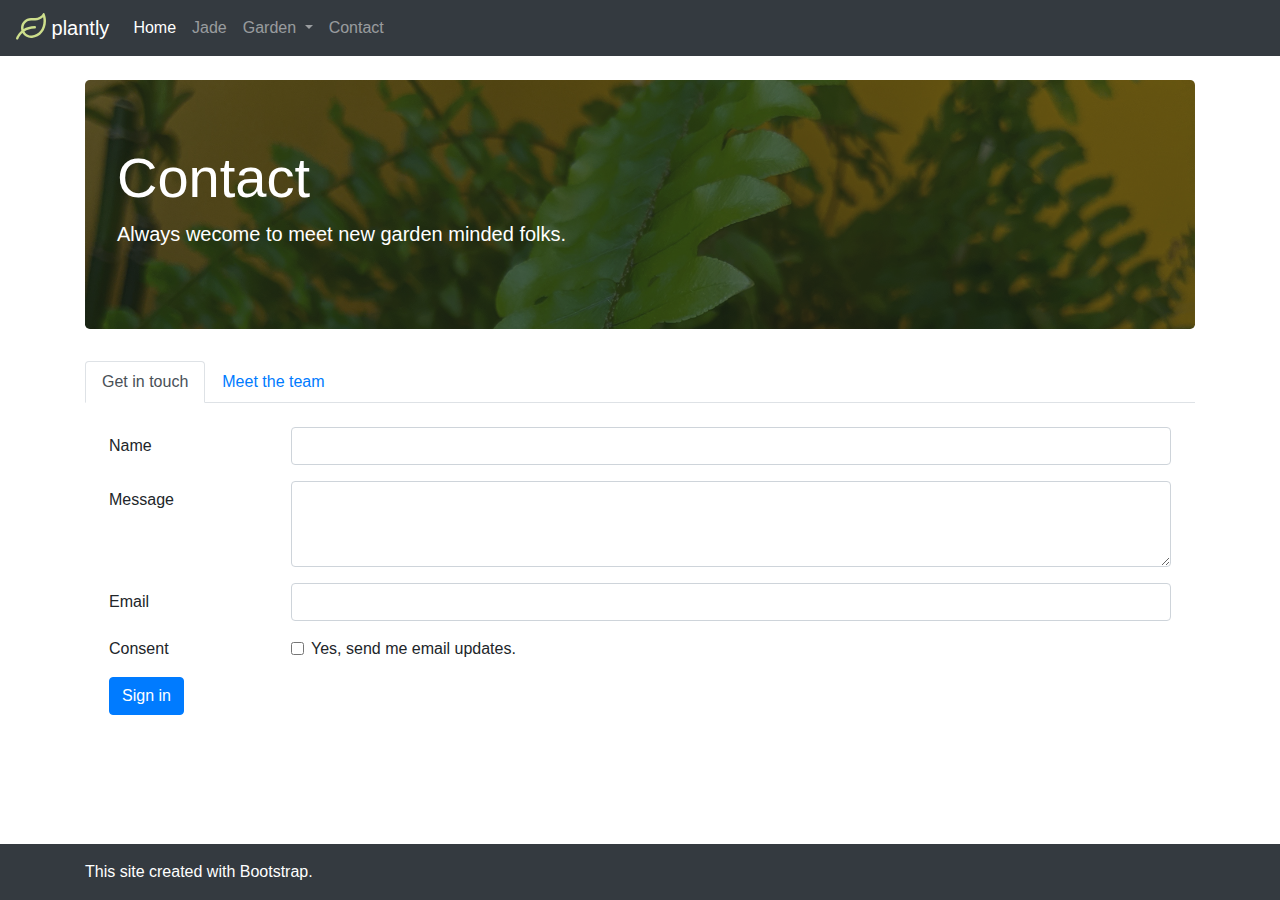
<file: contact.html>
<!doctype html>
<html lang="en" class="h-100">
<head>
  <meta charset="utf-8">
  <meta name="viewport" content="width=device-width, initial-scale=1, shrink-to-fit=no">
  <title>contact</title>
  <link rel="icon" href="img/leaf.png" type="image/x-icon" />

  <!-- Bootstrap CSS -->
  <!-- see also: https://getbootstrap.com/docs/4.5/getting-started/download/ -->
  <link href="css/bootstrap.min.css" rel="stylesheet">

  <!-- Custom styles -->
  <link href="css/styles.css" rel="stylesheet">
</head>
<body id="contact" class="d-flex flex-column h-100">

  <!-- Insert Bootstrap Nav Bar here -->
  <!-- https://getbootstrap.com/docs/4.5/components/navbar/ -->

  <nav class="navbar navbar-expand-lg navbar-dark bg-dark">

    <a class="navbar-brand" href="#">
       <svg style="fill: #cdde8c;" xmlns="http://www.w3.org/2000/svg" width="30" viewBox="0 0 576 512" class="d-inline-block align-top"><path d="M546.2 9.7c-2.9-6.5-8.6-9.7-14.3-9.7-5.3 0-10.7 2.8-14 8.5C486.9 62.4 431.4 96 368 96h-80C182 96 96 182 96 288c0 17.8 2.6 34.9 7.1 51.2C29 403.7 1.8 478.8 1.3 480.2c-4.3 12.5 2.3 26.2 14.8 30.5 14 4.8 26.7-3.8 30.5-14.8.4-1.1 21-57.5 76.3-110.1C160.5 449 231.5 487 308.4 478.9 465.5 467.5 576 326.7 576 154.3c0-50.2-10.8-102.2-29.8-144.6zM303.4 431.2c-86.1 9.1-130.6-54.5-142.2-76.5 47.4-32.9 112-58.7 198.9-58.7 13.2 0 24-10.8 24-24s-10.8-24-24-24c-91.3 0-161.1 25.5-214 59.4-.9-6.4-2-12.8-2-19.4 0-79.4 64.6-144 144-144h80c57.9 0 111.6-22 152-60.9 5.2 23.2 8 47.5 8 71.2-.1 151-93.9 267.4-224.7 276.9z"/></svg>
       plantly
     </a>

    <button class="navbar-toggler" type="button" data-toggle="collapse" data-target="#navbarSupportedContent" aria-controls="navbarSupportedContent" aria-expanded="false" aria-label="Toggle navigation">
      <span class="navbar-toggler-icon"></span>
    </button>

    <div class="collapse navbar-collapse" id="navbarSupportedContent">
      <ul class="navbar-nav mr-auto">
        <li class="nav-item active">
          <a class="nav-link" href="index.html">Home <span class="sr-only">(current)</span></a>
        </li>
        <li class="nav-item">
          <a class="nav-link" href="jade.html">Jade</a>
        </li>
        <li class="nav-item dropdown">
          <a class="nav-link dropdown-toggle" href="#" id="navbarDropdown" role="button" data-toggle="dropdown" aria-haspopup="true" aria-expanded="false">
            Garden
          </a>
          <div class="dropdown-menu" aria-labelledby="navbarDropdown">
            <a class="dropdown-item" href="fern.html">Fern</a>
            <a class="dropdown-item" href="snake.html">Snake Plant</a>
            <a class="dropdown-item" href="prayer.html">Prayer Plant</a>
            <div class="dropdown-divider"></div>
            <a class="dropdown-item" href="water.html">Water your plants</a>
          </div>
        </li>
        <li class="nav-item">
          <a class="nav-link" href="contact.html">Contact</a>
        </li>
      </ul>
    </div>
  </nav>

  <!-- Insert Jumbotron here -->
  <!-- https://getbootstrap.com/docs/4.5/components/jumbotron/ -->
  <div class="container">
  <div class="jumbotron mt-4 text-white bg-dark">
    <h1 class="display-4">Contact</h1>
    <p class="lead">Always wecome to meet new garden minded folks.</p>
  </div>
</div>


  <!-- Insert Cards here -->
<div class="container">



<ul class="nav nav-tabs" id="myTab" role="tablist">
  <li class="nav-item" role="presentation">
    <a class="nav-link active" id="home-tab" data-toggle="tab" href="#home" role="tab" aria-controls="home" aria-selected="true">Get in touch</a>
  </li>
  <li class="nav-item" role="presentation">
    <a class="nav-link" id="profile-tab" data-toggle="tab" href="#profile" role="tab" aria-controls="profile" aria-selected="false">Meet the team</a>
  </li>
</ul>
<div class="tab-content" id="myTabContent">
  <div class="tab-pane p-4 fade show active" id="home" role="tabpanel" aria-labelledby="home-tab"><form>
  <div class="form-group row">
    <label for="inputEmail3" class="col-sm-2 col-form-label">Name</label>
    <div class="col-sm-10">
      <input type="text" class="form-control" id="inputEmail3">
    </div>
  </div>

  <div class="form-group row">
    <label for="exampleFormControlTextarea1"  class="col-sm-2 col-form-label">Message</label>
    <div class="col-sm-10">
    <textarea class="form-control" id="exampleFormControlTextarea1" rows="3"></textarea>
  </div>
</div>

  <div class="form-group row">
    <label for="inputEmail3" class="col-sm-2 col-form-label">Email</label>
    <div class="col-sm-10">
      <input type="email" class="form-control" id="inputEmail3">
    </div>
  </div>

  <div class="form-group row">
    <div class="col-sm-2">Consent</div>
    <div class="col-sm-10">
      <div class="form-check">
        <input class="form-check-input" type="checkbox" id="gridCheck1">
        <label class="form-check-label" for="gridCheck1">
          Yes, send me email updates.
        </label>
      </div>
    </div>
  </div>
  <div class="form-group row">
    <div class="col-sm-10">
      <button type="submit" class="btn btn-primary">Sign in</button>
    </div>
  </div>
</form>
</div>
  <div class="tab-pane fade p-4" id="profile" role="tabpanel" aria-labelledby="profile-tab"><ul class="list-unstyled">
    <li class="media">
      <img src="img/snake.jpg" width="150" class="mr-3" alt="Snake">
      <div class="media-body">
        <h5 class="mt-0 mb-1">Snake</h5>
        Cras sit amet nibh libero, in gravida nulla. Nulla vel metus scelerisque ante sollicitudin. Cras purus odio, vestibulum in vulputate at, tempus viverra turpis. Fusce condimentum nunc ac nisi vulputate fringilla. Donec lacinia congue felis in faucibus.
      </div>
    </li>
    <li class="media my-4">
      <img src="img/fern.jpg" width="150" class="mr-3" alt="...">
      <div class="media-body">
        <h5 class="mt-0 mb-1">List-based media object</h5>
        Cras sit amet nibh libero, in gravida nulla. Nulla vel metus scelerisque ante sollicitudin. Cras purus odio, vestibulum in vulputate at, tempus viverra turpis. Fusce condimentum nunc ac nisi vulputate fringilla. Donec lacinia congue felis in faucibus.
      </div>
    </li>
  </ul>
</div>
</div>
</div>

<footer class="footer mt-auto py-3 bg-dark">
  <div class="container">
    <span class="text-white">This site created with <a href="https://getbootstrap.com" target="_blank" class="text-white">Bootstrap</a>.</span>
  </div>
</footer>

  <!-- see also: https://jquery.com/download/  -->
  <script src="js/jquery.slim.min.js"></script>
  <!-- see also: https://getbootstrap.com/docs/4.4/getting-started/contents/#js-files -->
  <script src="js/bootstrap.bundle.min.js"></script>
</body>
</html>
</file>
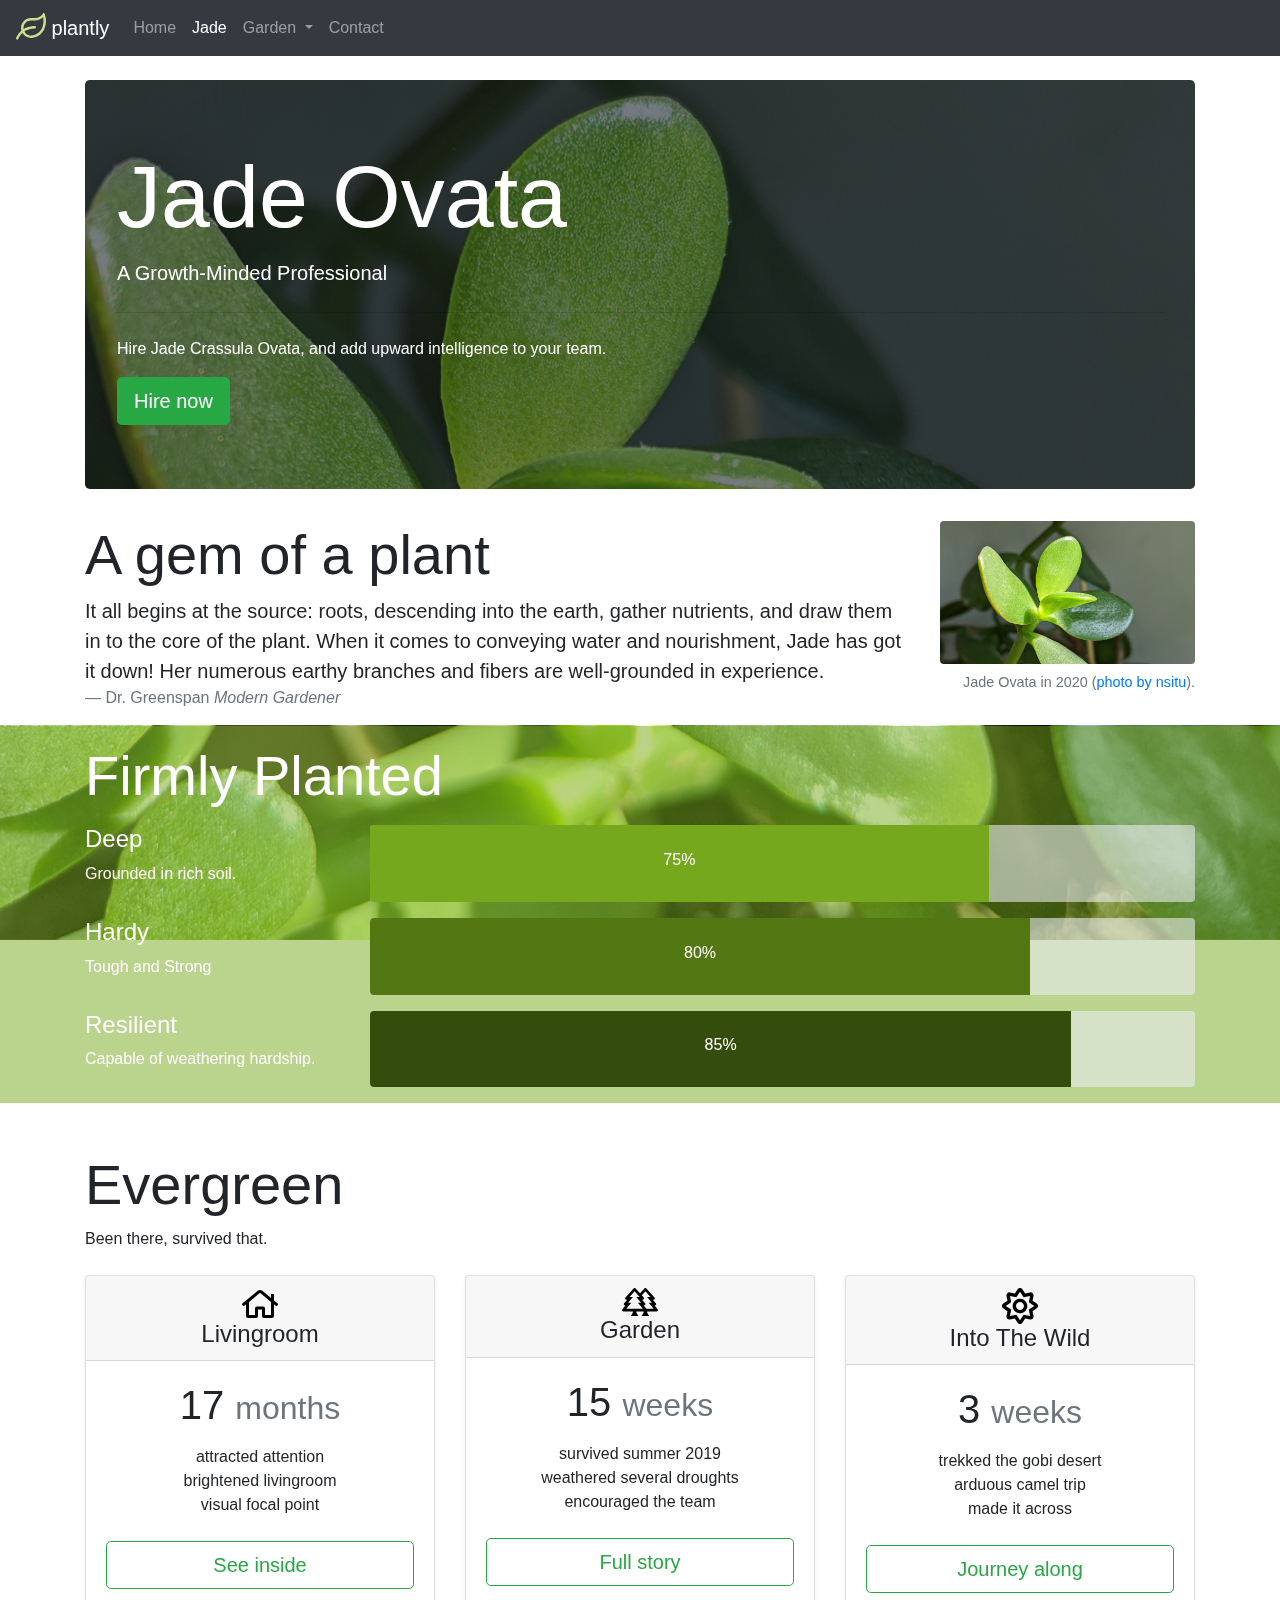
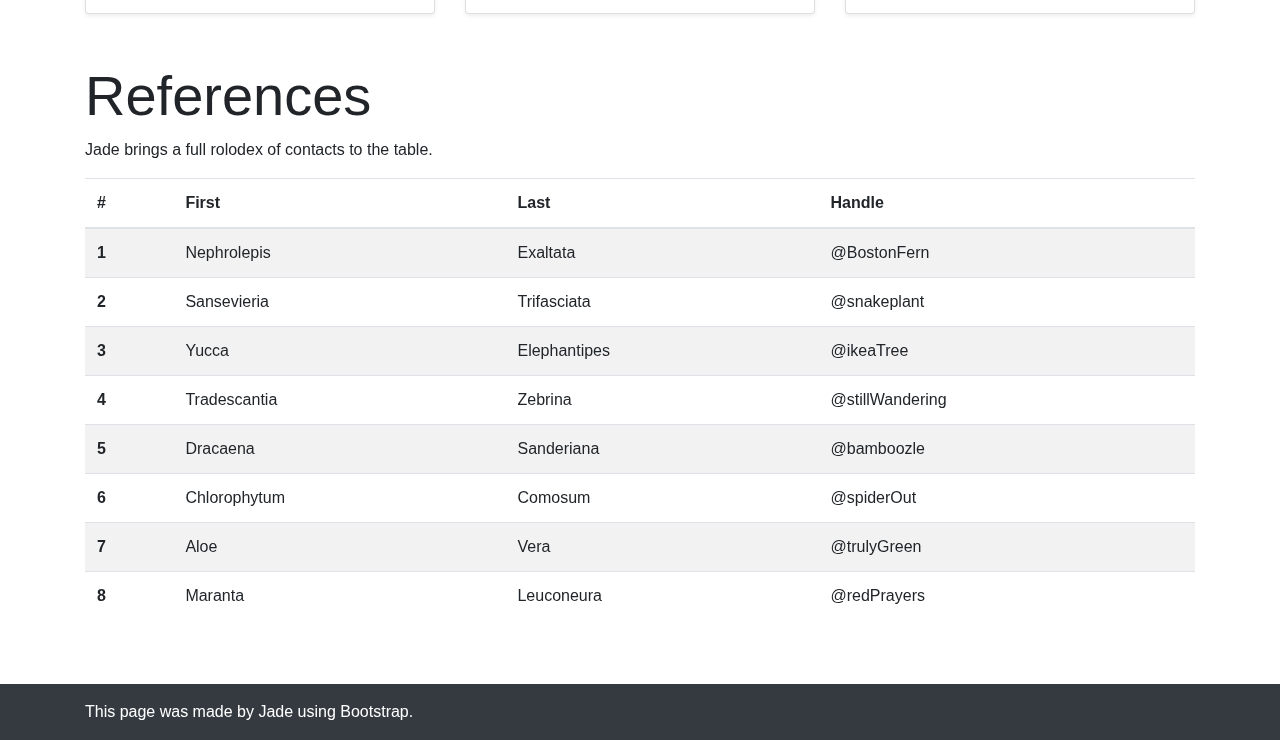
<file: jade.html>
<!doctype html>
<html lang="en" class="h-100">
<head>
  <meta charset="utf-8">
  <meta name="viewport" content="width=device-width, initial-scale=1, shrink-to-fit=no">
  <link rel="icon" href="img/leaf.png" type="image/x-icon" />
  <title>Jade Ovata</title>

  <!-- Bootstrap CSS -->
  <!-- see also: https://getbootstrap.com/docs/4.5/getting-started/download/ -->
  <link href="css/bootstrap.min.css" rel="stylesheet">

  <!-- Custom styles -->
  <link href="css/styles.css" rel="stylesheet">
</head>
<body id="jade" class="d-flex flex-column h-100">

    <nav class="navbar navbar-expand-lg navbar-dark bg-dark">

      <a class="navbar-brand" href="#">
         <svg style="fill: #cdde8c;" xmlns="http://www.w3.org/2000/svg" width="30" viewBox="0 0 576 512" class="d-inline-block align-top"><path d="M546.2 9.7c-2.9-6.5-8.6-9.7-14.3-9.7-5.3 0-10.7 2.8-14 8.5C486.9 62.4 431.4 96 368 96h-80C182 96 96 182 96 288c0 17.8 2.6 34.9 7.1 51.2C29 403.7 1.8 478.8 1.3 480.2c-4.3 12.5 2.3 26.2 14.8 30.5 14 4.8 26.7-3.8 30.5-14.8.4-1.1 21-57.5 76.3-110.1C160.5 449 231.5 487 308.4 478.9 465.5 467.5 576 326.7 576 154.3c0-50.2-10.8-102.2-29.8-144.6zM303.4 431.2c-86.1 9.1-130.6-54.5-142.2-76.5 47.4-32.9 112-58.7 198.9-58.7 13.2 0 24-10.8 24-24s-10.8-24-24-24c-91.3 0-161.1 25.5-214 59.4-.9-6.4-2-12.8-2-19.4 0-79.4 64.6-144 144-144h80c57.9 0 111.6-22 152-60.9 5.2 23.2 8 47.5 8 71.2-.1 151-93.9 267.4-224.7 276.9z"/></svg>
         plantly
       </a>

      <button class="navbar-toggler" type="button" data-toggle="collapse" data-target="#navbarSupportedContent" aria-controls="navbarSupportedContent" aria-expanded="false" aria-label="Toggle navigation">
        <span class="navbar-toggler-icon"></span>
      </button>

      <div class="collapse navbar-collapse" id="navbarSupportedContent">
        <ul class="navbar-nav mr-auto">
          <li class="nav-item">
            <a class="nav-link" href="index.html">Home</a>
          </li>
          <li class="nav-item active">
            <a class="nav-link" href="jade.html">Jade <span class="sr-only">(current)</span></a>
          </li>
          <li class="nav-item dropdown">
            <a class="nav-link dropdown-toggle" href="#" id="navbarDropdown" role="button" data-toggle="dropdown" aria-haspopup="true" aria-expanded="false">
              Garden
            </a>
            <div class="dropdown-menu" aria-labelledby="navbarDropdown">
              <a class="dropdown-item" href="snake.html">Snake Plant</a>
              <a class="dropdown-item" href="fern.html">Boston Fern</a>
              <a class="dropdown-item" href="prayer.html">Prayer Plant</a>
              <div class="dropdown-divider"></div>
              <a class="dropdown-item" href="water.html">Watering your Plants</a>
            </div>
          </li>
          <li class="nav-item">
            <a class="nav-link" href="contact.html">Contact</a>
          </li>
        </ul>
      </div>
    </nav>

  <div class="container">
    <div class="jumbotron mt-4 text-white bg-dark">
      <h1 class="display-2">Jade Ovata</h1>
      <p class="lead">A Growth-Minded Professional</p>
      <hr class="my-4">
      <p>Hire Jade Crassula Ovata, and add upward intelligence to your team.</p>
      <a class="btn btn-success btn-lg" href="#" role="button">Hire now</a>
    </div>
  </div>


  <div class="container">

      <div class="row">

      <div class="col-sm-9">
        <h1 class="display-4">A gem of a plant</h1>
        <blockquote class="blockquote">
          <p class="mb-0">It all begins at the source: roots, descending into the earth, gather nutrients, and draw them in to the core of the plant. When it comes to conveying water and nourishment, Jade has got it down! Her numerous earthy branches and fibers are well-grounded in experience.</p>
          <footer class="blockquote-footer">Dr. Greenspan <cite title="Source Title">Modern Gardener</cite></footer>
        </blockquote>
    </div>
  <div class="col-sm-3">
      <figure class="figure">
        <img src="img/jade.jpg" class="figure-img img-fluid rounded" alt="The Jade">
        <figcaption class="figure-caption text-right">Jade Ovata in 2020 (<a href="https://nsitu.ca">photo by nsitu</a>).</figcaption>
      </figure>
  </div>
      </div>

  </div>


  <div class="py-3 text-white container-fluid parallax-window" data-parallax="scroll" data-image-src="img/jade-base.jpg">

    <div class="container">
      <h1 class="display-4">Firmly Planted</h1>
      <div class="row mt-3">
        <div class="col-3">
          <h4>Deep</h4>
          <p>Grounded in rich soil.</p>
        </div>
        <div class="col-9">
          <div class="progress">
            <div class="progress-bar" role="progressbar" aria-valuenow="75" aria-valuemin="0" aria-valuemax="100"><h6>75%</h6></div>
          </div>
        </div>
      </div>

      <div class="row mt-3">
        <div class="col-3">
          <h4>Hardy</h4>
          <p>Tough and Strong</p>
        </div>
        <div class="col-9">
          <div class="progress">
            <div class="progress-bar" role="progressbar" aria-valuenow="80" aria-valuemin="0" aria-valuemax="100"><h6>80%</h6></div>
          </div>
        </div>
      </div>

      <div class="row mt-3">
        <div class="col-3">
          <h4>Resilient</h4>
          <p>Capable of weathering hardship.</p>
        </div>
        <div class="col-9">
          <div class="progress">
            <div class="progress-bar" role="progressbar" aria-valuenow="85" aria-valuemin="0" aria-valuemax="100"><h6>85%</h6></div>
          </div>
        </div>
      </div>
    </div>
  </div>


  <div class="container my-5">


    <h1 class="display-4">Evergreen</h1>
    <p>Been there, survived that. <p>
    <div class="card-deck my-4 text-center">
        <div class="card mb-4 shadow-sm">
          <div class="card-header">
            <svg xmlns="http://www.w3.org/2000/svg" viewBox="0 0 576 512"><path d="M570.24 247.41L512 199.52V104a8 8 0 0 0-8-8h-32a8 8 0 0 0-7.95 7.88v56.22L323.87 45a56.06 56.06 0 0 0-71.74 0L5.76 247.41a16 16 0 0 0-2 22.54L14 282.25a16 16 0 0 0 22.53 2L64 261.69V448a32.09 32.09 0 0 0 32 32h128a32.09 32.09 0 0 0 32-32V344h64v104a32.09 32.09 0 0 0 32 32h128a32.07 32.07 0 0 0 32-31.76V261.67l27.53 22.62a16 16 0 0 0 22.53-2L572.29 270a16 16 0 0 0-2.05-22.59zM463.85 432H368V328a32.09 32.09 0 0 0-32-32h-96a32.09 32.09 0 0 0-32 32v104h-96V222.27L288 77.65l176 144.56z"/></svg>
            <h4 class="my-0 font-weight-normal">Livingroom</h4>
          </div>
          <div class="card-body">
            <h1 class="card-title pricing-card-title">17 <small class="text-muted">months</small></h1>
            <ul class="list-unstyled mt-3 mb-4">
              <li>attracted attention</li>
              <li>brightened livingroom</li>
              <li>visual focal point</li>
            </ul>
            <button type="button" class="btn btn-lg btn-block btn-outline-success">See inside</button>
          </div>
        </div>
        <div class="card mb-4 shadow-sm">
          <div class="card-header">
            <svg xmlns="http://www.w3.org/2000/svg" viewBox="0 0 640 512"><path d="M634.19 376.23l-55.47-64.37H584c9.34 0 17.84-5.43 21.78-13.92 3.94-8.47 2.56-18.48-3.47-25.61l-54.56-64.55H560c9.47 0 18.06-5.58 21.94-14.24a24.088 24.088 0 0 0-4.09-25.85l-144-160.11c-9.13-10.1-26.56-10.1-35.69 0L320 94.48l-78.16-86.9c-9.13-10.1-26.56-10.1-35.69 0l-144 160.11a24.063 24.063 0 0 0-4.09 25.85c3.88 8.66 12.47 14.24 21.94 14.24h12.25l-54.56 64.55c-6.03 7.13-7.41 17.14-3.47 25.61A24.021 24.021 0 0 0 56 311.86h5.28L5.81 376.23c-6.13 7.11-7.53 17.15-3.63 25.69a23.998 23.998 0 0 0 21.81 14.01h168v24.46l-30.29 48.43c-5.32 10.65 2.42 23.17 14.31 23.17h95.96c11.89 0 19.63-12.53 14.31-23.17L256 440.39v-24.46h128v24.46l-30.29 48.43c-5.32 10.65 2.42 23.17 14.31 23.17h95.96c11.89 0 19.63-12.53 14.31-23.17L448 440.39v-24.46h168c9.38 0 17.91-5.47 21.81-14.01 3.91-8.54 2.51-18.57-3.62-25.69zM304 367.9H76.37l89.66-104.07h-58.28l88-104.07h-61.88L224 59.55l90.13 100.2h-61.88l88 104.07h-58.28l89.66 104.07H304zm131 0l-48.29-56.04H392c9.34 0 17.84-5.43 21.78-13.92 3.94-8.47 2.56-18.48-3.47-25.61l-54.56-64.55H368c9.47 0 18.06-5.58 21.94-14.24a24.088 24.088 0 0 0-4.09-25.85l-33.55-37.31L416 59.55l90.13 100.2h-61.88l88 104.07h-58.28l89.66 104.07H435z"/></svg>

            <h4 class="my-0 font-weight-normal">Garden</h4>
          </div>
          <div class="card-body">
            <h1 class="card-title pricing-card-title">15 <small class="text-muted"> weeks</small></h1>
            <ul class="list-unstyled mt-3 mb-4">
              <li>survived summer 2019</li>
              <li>weathered several droughts</li>
              <li>encouraged the team</li>
            </ul>
            <button type="button" class="btn btn-lg btn-block btn-outline-success">Full story</button>
          </div>
        </div>
        <div class="card mb-4 shadow-sm">
          <div class="card-header">
            <svg xmlns="http://www.w3.org/2000/svg" viewBox="0 0 512 512"><path d="M494.2 221.9l-59.8-40.5 13.7-71c2.6-13.2-1.6-26.8-11.1-36.4-9.6-9.5-23.2-13.7-36.2-11.1l-70.9 13.7-40.4-59.9c-15.1-22.3-51.9-22.3-67 0l-40.4 59.9-70.8-13.7C98 60.4 84.5 64.5 75 74.1c-9.5 9.6-13.7 23.1-11.1 36.3l13.7 71-59.8 40.5C6.6 229.5 0 242 0 255.5s6.7 26 17.8 33.5l59.8 40.5-13.7 71c-2.6 13.2 1.6 26.8 11.1 36.3 9.5 9.5 22.9 13.7 36.3 11.1l70.8-13.7 40.4 59.9C230 505.3 242.6 512 256 512s26-6.7 33.5-17.8l40.4-59.9 70.9 13.7c13.4 2.7 26.8-1.6 36.3-11.1 9.5-9.5 13.6-23.1 11.1-36.3l-13.7-71 59.8-40.5c11.1-7.5 17.8-20.1 17.8-33.5-.1-13.6-6.7-26.1-17.9-33.7zm-112.9 85.6l17.6 91.2-91-17.6L256 458l-51.9-77-90.9 17.6 17.6-91.2-76.8-52 76.8-52-17.6-91.2 91 17.6L256 53l51.9 76.9 91-17.6-17.6 91.1 76.8 52-76.8 52.1zM256 152c-57.3 0-104 46.7-104 104s46.7 104 104 104 104-46.7 104-104-46.7-104-104-104zm0 160c-30.9 0-56-25.1-56-56s25.1-56 56-56 56 25.1 56 56-25.1 56-56 56z"/></svg>
            <h4 class="my-0 font-weight-normal">Into The Wild</h4>
          </div>
          <div class="card-body">
            <h1 class="card-title pricing-card-title">3 <small class="text-muted"> weeks</small></h1>
            <ul class="list-unstyled mt-3 mb-4">
              <li>trekked the gobi desert</li>
              <li>arduous camel trip</li>
              <li>made it across</li>
            </ul>
            <button type="button" class="btn btn-lg btn-block btn-outline-success">Journey along</button>
          </div>
        </div>
      </div>

<!-- See also: https://getbootstrap.com/docs/4.5/examples/dashboard/ -->
      <h1 class="display-4">References</h1>
      <p>Jade brings a full rolodex of contacts to the table. <p>
    <table class="table table-striped">
    <thead>
      <tr>
        <th scope="col">#</th>
        <th scope="col">First</th>
        <th scope="col">Last</th>
        <th scope="col">Handle</th>
      </tr>
    </thead>
    <tbody>
      <tr>
        <th scope="row">1</th>
        <td>Nephrolepis</td>
        <td>Exaltata</td>
        <td>@BostonFern</td>
      </tr>
      <tr>
        <th scope="row">2</th>
        <td>Sansevieria</td>
        <td>Trifasciata</td>
        <td>@snakeplant</td>
      </tr>
      <tr>
        <th scope="row">3</th>
        <td>Yucca</td>
        <td>Elephantipes</td>
        <td>@ikeaTree</td>
      </tr>
      <tr>
        <th scope="row">4</th>
        <td>Tradescantia</td>
        <td>Zebrina</td>
        <td>@stillWandering</td>
      </tr>
      <tr>
        <th scope="row">5</th>
        <td>Dracaena</td>
        <td>Sanderiana</td>
        <td>@bamboozle</td>
      </tr>
      <tr>
        <th scope="row">6</th>
        <td>Chlorophytum</td>
        <td>Comosum</td>
        <td>@spiderOut</td>
      </tr>
      <tr>
        <th scope="row">7</th>
        <td>Aloe</td>
        <td>Vera</td>
        <td>@trulyGreen</td>
      </tr>
      <tr>
        <th scope="row">8</th>
        <td>Maranta</td>
        <td>Leuconeura</td>
        <td>@redPrayers</td>
      </tr>
    </tbody>
  </table>
  </div>

<!-- See also: https://getbootstrap.com/docs/4.5/examples/sticky-footer/ -->
<footer class="footer mt-auto py-3 bg-dark">
  <div class="container">
    <span class="text-white">This page was made by Jade using <a href="https://getbootstrap.com" class="text-white">Bootstrap</a>.</span>
  </div>
</footer>

  <!-- see also: https://jquery.com/download/  -->
  <script src="js/jquery.slim.min.js"></script>
  <!-- see also: https://getbootstrap.com/docs/4.4/getting-started/contents/#js-files -->
  <script src="js/parallax.min.js"></script>
  <script src="js/bootstrap.bundle.min.js"></script>
</body>
</html>
</file>
<file: css/styles.css>
.jumbotron {
  background-image: url(../img/plants.jpg);
  background-size: cover;
  background-blend-mode: soft-light;
}

#contact .jumbotron{
  background-image: url(../img/fern.jpg);
}




#prayer .jumbotron{
  position: relative;
  background-image: none;
}

#prayer .jumbotron video{
  position: absolute;
  top: 0;
  width: 100%;
  height: 100%;
  object-fit: cover;
  object-position: 0 30%;
  opacity: 0.5;
}

#prayer .jumbotron .container{
  position: relative;
}

#prayer .carousel-caption{
  background: rgba(0,0,0,0.5);
}

#jade .jumbotron {
  background-image: url(../img/jade.jpg);
  background-position: 50% 50%;
  background-attachment: fixed;
}

#jade .progress {
  height: 100%;
  background-color: #e9ecef99;
}

#jade .progress-bar[aria-valuenow="75"]{
  background-color: rgb(117,168,28);
  width: 75%;
}
#jade .progress-bar[aria-valuenow="80"]{
  background-color: rgb(83,120,19);
  width: 80%;
}
#jade .progress-bar[aria-valuenow="85"]{
  background-color: rgb(53,77,12);
  width: 85%;
}


#jade .container-fluid{
  background-color: rgb(117,168,28,0.5);
}

#jade .card-deck svg{
  width: 36px;
}
</file>
